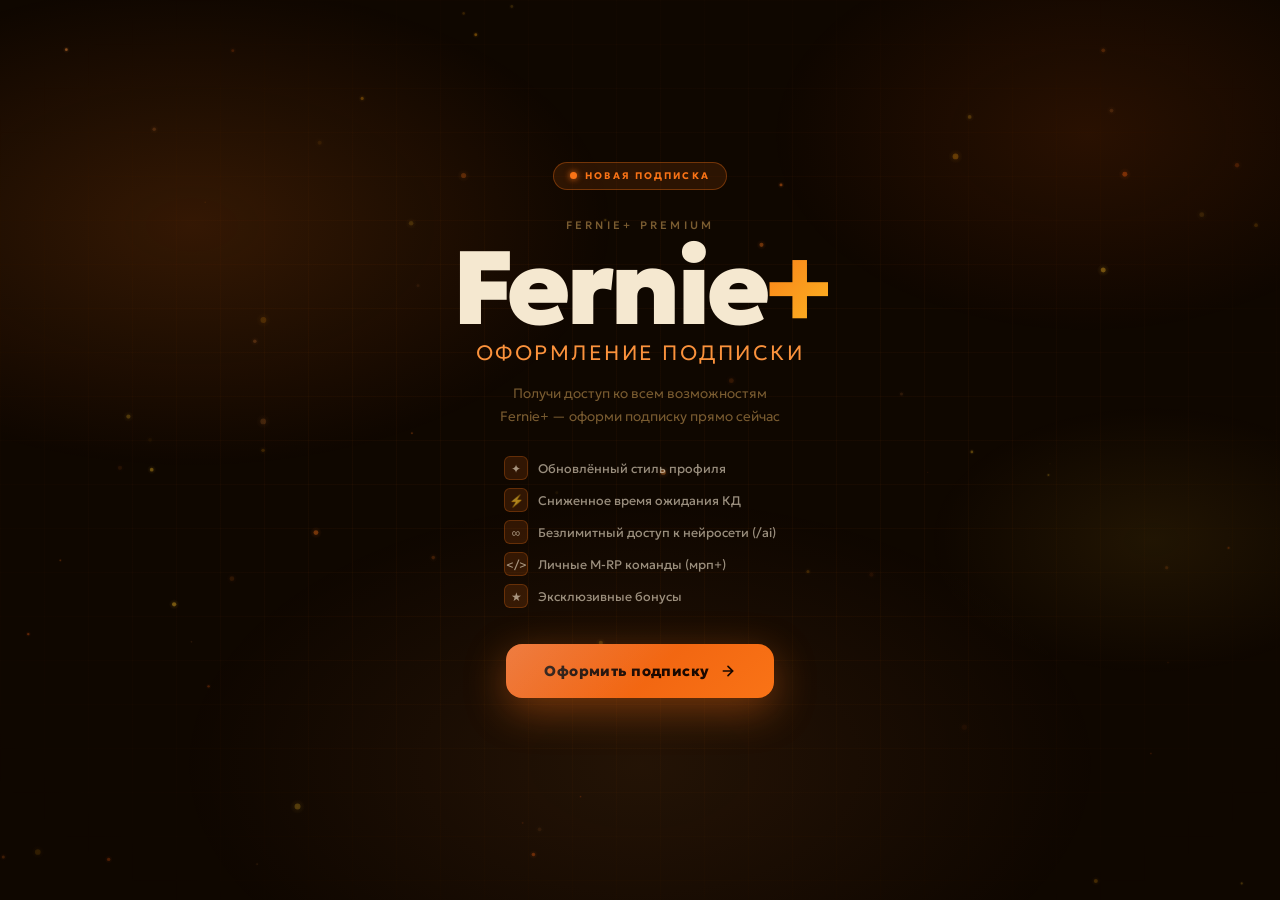
<file: index.html>
<!DOCTYPE html>
<html lang="ru">
<head>
  <meta charset="UTF-8"/>
  <meta name="viewport" content="width=device-width, initial-scale=1.0, maximum-scale=1.0"/>
  <title>Fernie+ — Оформление подписки</title>
  <link href="https://fonts.googleapis.com/css2?family=Geologica:wght@300;400;500;600;700;800;900&family=JetBrains+Mono:wght@400;600;700&display=swap" rel="stylesheet"/>
  <style>
    *, *::before, *::after { box-sizing: border-box; margin: 0; padding: 0; }

    :root {
      --bg:      #0f0700;
      --surface: rgba(255,255,255,0.04);
      --border:  rgba(255,140,0,0.12);
      --text:    #f5e8d0;
      --muted:   #7a5c30;
      --o1:      #f97316;
      --o2:      #ea580c;
      --o3:      #fb923c;
      --gold:    #fbbf24;
      --amber:   #f59e0b;
      --green:   #10b981;
    }

    html, body {
      height: 100%;
      font-family: 'Geologica', sans-serif;
      background: var(--bg);
      color: var(--text);
      overflow-x: hidden;
    }

    #bg-canvas {
      position: fixed;
      inset: 0;
      z-index: 0;
      pointer-events: none;
    }

    .mesh {
      position: fixed;
      inset: 0;
      z-index: 0;
      pointer-events: none;
      background:
        radial-gradient(ellipse 55% 45% at 15% 25%,  rgba(249,115,22,.16)  0%, transparent 60%),
        radial-gradient(ellipse 45% 40% at 85% 15%,  rgba(234,88,12,.12)   0%, transparent 55%),
        radial-gradient(ellipse 60% 50% at 50% 85%,  rgba(251,146,60,.09)  0%, transparent 60%),
        radial-gradient(ellipse 35% 30% at 90% 60%,  rgba(251,191,36,.08)  0%, transparent 50%);
      animation: meshPulse 8s ease-in-out infinite alternate;
    }

    @keyframes meshPulse {
      0%   { opacity: .7; }
      100% { opacity: 1; }
    }

    .grid-bg {
      position: fixed;
      inset: 0;
      z-index: 0;
      pointer-events: none;
      background-image:
        linear-gradient(rgba(249,115,22,.04) 1px, transparent 1px),
        linear-gradient(90deg, rgba(249,115,22,.04) 1px, transparent 1px);
      background-size: 44px 44px;
      mask-image: radial-gradient(ellipse 80% 80% at 50% 50%, black 30%, transparent 80%);
    }

    .pg { position: relative; z-index: 2; }
    .pg.hidden { display: none !important; }

    /* ════ PAGE 1 ════ */
    #pg-land {
      min-height: 100dvh;
      display: flex;
      flex-direction: column;
      align-items: center;
      justify-content: center;
      padding: 40px 24px 80px;
      text-align: center;
    }

    .new-chip {
      display: inline-flex;
      align-items: center;
      gap: 8px;
      background: rgba(249,115,22,.12);
      border: 1px solid rgba(249,115,22,.35);
      border-radius: 99px;
      padding: 7px 16px;
      margin-bottom: 28px;
      animation: chipIn .7s cubic-bezier(.16,1,.3,1) both;
    }

    .chip-dot {
      width: 7px; height: 7px;
      border-radius: 50%;
      background: var(--o1);
      animation: dotBlink 1.6s ease-in-out infinite;
      box-shadow: 0 0 6px var(--o1);
    }

    @keyframes dotBlink {
      0%,100% { opacity:1; box-shadow: 0 0 8px var(--o1); }
      50%      { opacity:.25; box-shadow: none; }
    }

    .chip-text {
      font-size: .6rem;
      font-weight: 700;
      letter-spacing: .22em;
      text-transform: uppercase;
      color: var(--o1);
    }

    @keyframes chipIn {
      from { opacity:0; transform: scale(.8) translateY(-10px); }
      to   { opacity:1; transform: scale(1) translateY(0); }
    }

    .land-eyebrow {
      font-size: .68rem;
      letter-spacing: .3em;
      text-transform: uppercase;
      color: var(--muted);
      font-weight: 500;
      margin-bottom: 12px;
      animation: fadeUp .7s ease .1s both;
    }

    .land-title {
      font-size: clamp(3.8rem, 16vw, 6.5rem);
      font-weight: 900;
      letter-spacing: -.04em;
      line-height: .85;
      margin-bottom: 8px;
      animation: fadeUp .7s ease .18s both;
    }

    .t-fernie { color: var(--text); }
    .t-plus {
      background: linear-gradient(135deg, var(--o1), var(--gold), var(--o2));
      -webkit-background-clip: text;
      -webkit-text-fill-color: transparent;
      background-clip: text;
      background-size: 200% 200%;
      animation: gradShift 3s ease infinite;
    }

    @keyframes gradShift {
      0%   { background-position: 0% 50%; }
      50%  { background-position: 100% 50%; }
      100% { background-position: 0% 50%; }
    }

    .land-sub-label {
      font-size: clamp(1rem, 4vw, 1.3rem);
      font-weight: 300;
      letter-spacing: .12em;
      text-transform: uppercase;
      color: var(--o3);
      opacity: .85;
      margin-bottom: 16px;
      animation: fadeUp .7s ease .26s both;
    }

    .land-sub {
      font-size: .85rem;
      font-weight: 300;
      color: var(--muted);
      max-width: 300px;
      line-height: 1.7;
      animation: fadeUp .7s ease .34s both;
    }

    .land-benefits {
      display: flex;
      flex-direction: column;
      gap: 8px;
      margin: 28px 0 36px;
      text-align: left;
      animation: fadeUp .7s ease .4s both;
    }

    .lb-row {
      display: flex;
      align-items: center;
      gap: 10px;
      font-size: .78rem;
      color: rgba(245,232,208,.6);
    }

    .lb-icon {
      width: 24px; height: 24px;
      border-radius: 6px;
      background: rgba(249,115,22,.15);
      border: 1px solid rgba(249,115,22,.25);
      display: flex; align-items: center; justify-content: center;
      font-size: .75rem;
      flex-shrink: 0;
    }

    .land-cta {
      display: inline-flex;
      align-items: center;
      gap: 10px;
      background: linear-gradient(135deg, var(--o2), var(--o1), var(--gold));
      background-size: 200% 200%;
      animation: gradShift 3s ease infinite, fadeUp .7s ease .46s both;
      color: #1a0800;
      border: none;
      border-radius: 16px;
      font-family: 'Geologica', sans-serif;
      font-size: .9rem;
      font-weight: 800;
      letter-spacing: .03em;
      padding: 18px 38px;
      cursor: pointer;
      box-shadow: 0 12px 40px rgba(249,115,22,.4);
      transition: transform .2s, box-shadow .2s;
      position: relative;
      overflow: hidden;
    }

    .land-cta::before {
      content: '';
      position: absolute;
      inset: 0;
      background: linear-gradient(135deg, rgba(255,255,255,.22) 0%, transparent 55%);
    }

    .land-cta::after {
      content: '';
      position: absolute;
      top:0; left:-100%;
      width:50%; height:100%;
      background: linear-gradient(90deg, transparent, rgba(255,255,255,.3), transparent);
      animation: cta-shine 2.8s ease-in-out 1s infinite;
    }

    @keyframes cta-shine {
      0%   { left: -100%; }
      40%  { left: 150%; }
      100% { left: 150%; }
    }

    .land-cta:hover {
      transform: translateY(-3px) scale(1.02);
      box-shadow: 0 20px 55px rgba(249,115,22,.55);
    }

    .land-cta svg { transition: transform .2s; }
    .land-cta:hover svg { transform: translateX(4px); }

    /* ════ PAGE 2: CARDS ════ */
    #pg-cards {
      min-height: 100dvh;
      padding: 56px 16px 90px;
    }

    .cards-hdr {
      text-align: center;
      margin-bottom: 36px;
      animation: fadeUp .5s ease both;
    }

    .cards-hdr h2 {
      font-size: clamp(1.8rem, 7vw, 2.8rem);
      font-weight: 800;
      letter-spacing: -.03em;
    }

    .cards-hdr h2 span {
      background: linear-gradient(135deg, var(--o1), var(--gold));
      -webkit-background-clip: text;
      -webkit-text-fill-color: transparent;
      background-clip: text;
    }

    .cards-hdr p {
      font-size: .78rem;
      color: var(--muted);
      margin-top: 6px;
      font-weight: 300;
    }

    .cards-grid {
      display: grid;
      grid-template-columns: repeat(auto-fill, minmax(158px, 1fr));
      gap: 14px;
      max-width: 800px;
      margin: 0 auto;
    }

    .plan-card {
      background: var(--surface);
      border: 1px solid var(--border);
      border-radius: 22px;
      padding: 22px 18px 16px;
      position: relative;
      overflow: hidden;
      transform-style: preserve-3d;
      will-change: transform;
      transition: box-shadow .3s;
      animation: cardIn .5s cubic-bezier(.16,1,.3,1) both;
      backdrop-filter: blur(12px);
      -webkit-backdrop-filter: blur(12px);
    }

    @keyframes cardIn {
      from { opacity:0; transform: translateY(32px) scale(.92); }
      to   { opacity:1; transform: translateY(0) scale(1); }
    }

    .plan-card::before {
      content: '';
      position: absolute;
      top:0; left:15%; right:15%;
      height: 1px;
      background: linear-gradient(90deg, transparent, var(--o1), transparent);
      opacity: .5;
    }

    .plan-card::after {
      content: '';
      position: absolute;
      inset: 0;
      background: radial-gradient(circle at var(--mx,50%) var(--my,50%), rgba(249,115,22,.15) 0%, transparent 60%);
      opacity: 0;
      transition: opacity .25s;
      pointer-events: none;
      border-radius: 22px;
    }

    .plan-card:hover::after { opacity: 1; }

    .plan-card.fly-out {
      animation: flyOut .4s cubic-bezier(.4,0,1,1) forwards !important;
    }

    @keyframes flyOut {
      to { opacity:0; transform: translateY(-55px) scale(.88) rotateX(12deg); }
    }

    .card-pop {
      position: absolute;
      top: 10px; right: 10px;
      background: linear-gradient(135deg, var(--o2), var(--o1));
      color: #fff;
      font-size: .45rem;
      font-weight: 800;
      letter-spacing: .15em;
      text-transform: uppercase;
      padding: 3px 8px;
      border-radius: 99px;
      box-shadow: 0 2px 10px rgba(249,115,22,.45);
    }

    .card-label {
      font-size: .58rem;
      font-weight: 600;
      letter-spacing: .2em;
      text-transform: uppercase;
      color: var(--muted);
      margin-bottom: 10px;
    }

    .card-seeds {
      font-family: 'JetBrains Mono', monospace;
      font-size: 1.3rem;
      font-weight: 700;
      color: var(--text);
      line-height: 1;
    }

    .card-seeds-unit {
      font-size: .58rem;
      color: var(--muted);
      margin: 3px 0 5px;
    }

    .card-dc {
      font-family: 'JetBrains Mono', monospace;
      font-size: .75rem;
      font-weight: 600;
      color: var(--o3);
    }

    .card-sep {
      width: 100%;
      height: 1px;
      background: var(--border);
      margin: 14px 0 12px;
    }

    .card-pick {
      width: 100%;
      background: transparent;
      border: 1.5px solid rgba(249,115,22,.4);
      border-radius: 10px;
      color: var(--o3);
      font-family: 'Geologica', sans-serif;
      font-size: .72rem;
      font-weight: 700;
      padding: 10px;
      cursor: pointer;
      transition: all .22s;
      letter-spacing: .04em;
      position: relative;
      overflow: hidden;
    }

    .card-pick::before {
      content: '';
      position: absolute;
      inset: 0;
      background: linear-gradient(135deg, var(--o2), var(--o1));
      opacity: 0;
      transition: opacity .22s;
    }

    .card-pick span { position: relative; z-index: 1; }

    .card-pick:hover {
      border-color: var(--o1);
      color: #fff;
      transform: scale(1.04);
      box-shadow: 0 6px 22px rgba(249,115,22,.35);
    }

    .card-pick:hover::before { opacity: 1; }

    /* ════ PAGE 3: DETAIL ════ */
    #pg-detail {
      min-height: 100dvh;
      display: flex;
      align-items: center;
      justify-content: center;
      padding: 40px 20px;
    }

    .detail-box {
      background: rgba(255,255,255,.04);
      border: 1px solid var(--border);
      border-radius: 28px;
      padding: 38px 30px 30px;
      width: 100%;
      max-width: 420px;
      position: relative;
      overflow: hidden;
      backdrop-filter: blur(20px);
      -webkit-backdrop-filter: blur(20px);
      animation: detailSlide .55s cubic-bezier(.16,1,.3,1) both;
    }

    @keyframes detailSlide {
      from { opacity:0; transform: translateX(80px) scale(.95); }
      to   { opacity:1; transform: translateX(0) scale(1); }
    }

    .detail-box::before {
      content: '';
      position: absolute;
      top:0; left:0; right:0;
      height: 2px;
      background: linear-gradient(90deg, var(--o2), var(--o1), var(--gold), var(--o3), var(--o2));
      background-size: 200% 100%;
      animation: rainbowMove 3s linear infinite;
    }

    @keyframes rainbowMove {
      from { background-position: 0% 0%; }
      to   { background-position: 200% 0%; }
    }

    .detail-box.out {
      animation: detailOut .32s cubic-bezier(.4,0,1,1) forwards;
    }

    @keyframes detailOut {
      to { opacity:0; transform: translateX(80px) scale(.95); }
    }

    .detail-new-tag {
      display: inline-flex;
      align-items: center;
      gap: 6px;
      background: rgba(249,115,22,.1);
      border: 1px solid rgba(249,115,22,.28);
      border-radius: 8px;
      padding: 4px 10px;
      margin-bottom: 16px;
      font-size: .55rem;
      font-weight: 700;
      letter-spacing: .2em;
      text-transform: uppercase;
      color: var(--o1);
    }

    .detail-top {
      display: flex;
      justify-content: space-between;
      align-items: flex-start;
      margin-bottom: 26px;
    }

    .detail-sublbl {
      font-size: .55rem;
      letter-spacing: .2em;
      text-transform: uppercase;
      color: var(--muted);
      font-weight: 500;
      margin-bottom: 6px;
    }

    .detail-name {
      font-size: 2.2rem;
      font-weight: 800;
      letter-spacing: -.03em;
      line-height: 1;
      background: linear-gradient(135deg, var(--text) 40%, var(--o3));
      -webkit-background-clip: text;
      -webkit-text-fill-color: transparent;
      background-clip: text;
    }

    .detail-badge {
      background: rgba(249,115,22,.1);
      border: 1px solid rgba(249,115,22,.22);
      color: var(--o3);
      font-size: .55rem;
      font-weight: 700;
      letter-spacing: .1em;
      text-transform: uppercase;
      padding: 5px 11px;
      border-radius: 8px;
    }

    .d-divider { width:100%; height:1px; background: var(--border); margin: 18px 0; }

    .d-lbl {
      font-size: .58rem;
      letter-spacing: .18em;
      text-transform: uppercase;
      color: var(--muted);
      font-weight: 600;
      margin-bottom: 10px;
    }

    .pay-row { display: flex; gap: 8px; margin-bottom: 18px; }

    .popt {
      flex: 1;
      background: rgba(255,255,255,.03);
      border: 1.5px solid var(--border);
      border-radius: 14px;
      padding: 14px 10px;
      cursor: pointer;
      transition: all .2s;
      text-align: center;
      -webkit-tap-highlight-color: transparent;
    }

    .popt:hover {
      border-color: rgba(249,115,22,.38);
      background: rgba(249,115,22,.06);
    }

    .popt.sel {
      border-color: var(--o1);
      background: rgba(249,115,22,.1);
      box-shadow: 0 0 0 3px rgba(249,115,22,.15);
    }

    .popt-name { font-size: .68rem; font-weight: 600; color: var(--text); margin-bottom: 4px; }

    .popt-price {
      font-family: 'JetBrains Mono', monospace;
      font-size: .78rem;
      font-weight: 700;
      color: var(--o3);
    }

    .total-block {
      display: flex;
      justify-content: space-between;
      align-items: center;
      background: rgba(249,115,22,.07);
      border: 1px solid rgba(249,115,22,.18);
      border-radius: 14px;
      padding: 14px 18px;
      margin-bottom: 20px;
    }

    .total-lbl {
      font-size: .6rem;
      letter-spacing: .15em;
      text-transform: uppercase;
      color: var(--muted);
      font-weight: 500;
    }

    #d-total {
      font-family: 'JetBrains Mono', monospace;
      font-size: 1rem;
      font-weight: 700;
      color: var(--gold);
    }

    .act-row { display: flex; gap: 10px; }

    .btn-back {
      background: rgba(255,255,255,.05);
      border: 1px solid var(--border);
      border-radius: 14px;
      color: var(--muted);
      font-family: 'Geologica', sans-serif;
      font-size: .78rem;
      font-weight: 600;
      padding: 15px 18px;
      cursor: pointer;
      transition: all .2s;
      white-space: nowrap;
      -webkit-tap-highlight-color: transparent;
    }

    .btn-back:hover { color: var(--text); background: rgba(255,255,255,.09); }

    .btn-pay {
      flex: 1;
      background: linear-gradient(135deg, var(--o2), var(--o1), var(--gold));
      background-size: 200% 200%;
      animation: gradShift 3s ease infinite;
      border: none;
      border-radius: 14px;
      color: #1a0800;
      font-family: 'Geologica', sans-serif;
      font-size: .88rem;
      font-weight: 800;
      padding: 15px 20px;
      cursor: pointer;
      transition: transform .2s, box-shadow .2s;
      box-shadow: 0 8px 28px rgba(249,115,22,.38);
      letter-spacing: .02em;
      position: relative;
      overflow: hidden;
      -webkit-tap-highlight-color: transparent;
    }

    .btn-pay::before {
      content: '';
      position: absolute;
      inset: 0;
      background: linear-gradient(135deg, rgba(255,255,255,.2) 0%, transparent 55%);
    }

    .btn-pay:hover {
      transform: translateY(-2px);
      box-shadow: 0 14px 44px rgba(249,115,22,.52);
    }

    .btn-pay:active { transform: scale(.98); }

    .nav-back {
      position: fixed;
      top: 16px; left: 16px;
      z-index: 20;
      background: rgba(15,7,0,.7);
      backdrop-filter: blur(12px);
      -webkit-backdrop-filter: blur(12px);
      border: 1px solid var(--border);
      border-radius: 12px;
      color: var(--muted);
      font-family: 'Geologica', sans-serif;
      font-size: .7rem;
      font-weight: 600;
      padding: 9px 16px;
      cursor: pointer;
      display: none;
      align-items: center;
      gap: 6px;
      transition: color .2s, border-color .2s;
      letter-spacing: .04em;
    }

    .nav-back.show { display: flex; }
    .nav-back:hover { color: var(--text); border-color: rgba(249,115,22,.35); }

    @keyframes fadeUp {
      from { opacity:0; transform: translateY(20px); }
      to   { opacity:1; transform: translateY(0); }
    }
  </style>
</head>
<body>

  <canvas id="bg-canvas"></canvas>
  <div class="mesh"></div>
  <div class="grid-bg"></div>

  <button class="nav-back" id="nav-back" onclick="backToLand()">← Назад</button>

  <!-- PAGE 1 -->
  <div id="pg-land" class="pg">
    <div class="new-chip">
      <div class="chip-dot"></div>
      <span class="chip-text">Новая подписка</span>
    </div>

    <div class="land-eyebrow">Fernie+ Premium</div>
    <div class="land-title">
      <span class="t-fernie">Fernie</span><span class="t-plus">+</span>
    </div>
    <div class="land-sub-label">Оформление подписки</div>
    <div class="land-sub">Получи доступ ко всем возможностям Fernie+ — оформи подписку прямо сейчас</div>

    <div class="land-benefits">
      <div class="lb-row"><div class="lb-icon">✦</div>Обновлённый стиль профиля</div>
      <div class="lb-row"><div class="lb-icon">⚡</div>Сниженное время ожидания КД</div>
      <div class="lb-row"><div class="lb-icon">∞</div>Безлимитный доступ к нейросети (/ai)</div>
      <div class="lb-row"><div class="lb-icon">&lt;/&gt;</div>Личные M-RP команды (мрп+)</div>
      <div class="lb-row"><div class="lb-icon">★</div>Эксклюзивные бонусы</div>
    </div>

    <button class="land-cta" onclick="goCards()">
      Оформить подписку
      <svg width="16" height="16" viewBox="0 0 24 24" fill="none" stroke="currentColor" stroke-width="2.5" stroke-linecap="round"><path d="M5 12h14M12 5l7 7-7 7"/></svg>
    </button>
  </div>

  <!-- PAGE 2 -->
  <div id="pg-cards" class="pg hidden">
    <div class="cards-hdr">
      <h2>Выберите <span>тариф</span></h2>
      <p>Наведите на карточку — выберите срок и нажмите «Выбрать»</p>
    </div>
    <div class="cards-grid" id="cards-grid"></div>
  </div>

  <!-- PAGE 3 -->
  <div id="pg-detail" class="pg hidden">
    <div class="detail-box" id="detail-box">
      <div class="detail-new-tag">✦ Оформление</div>

      <div class="detail-top">
        <div>
          <div class="detail-sublbl">Тариф Fernie+</div>
          <div class="detail-name" id="d-name">—</div>
        </div>
        <div class="detail-badge">Premium</div>
      </div>

      <div class="d-divider"></div>
      <div class="d-lbl">Способ оплаты</div>
      <div class="pay-row" id="pay-row"></div>

      <div class="total-block">
        <span class="total-lbl">Итого</span>
        <span id="d-total">— выберите способ</span>
      </div>

      <div class="act-row">
        <button class="btn-back" onclick="backToCards()">← Назад</button>
        <button class="btn-pay" onclick="doPay()">Оплатить в боте</button>
      </div>
    </div>
  </div>

  <script>
    /* ── PARTICLES ── */
    const canvas = document.getElementById('bg-canvas');
    const ctx = canvas.getContext('2d');
    let W, H;

    function resize() { W = canvas.width = window.innerWidth; H = canvas.height = window.innerHeight; }
    resize();
    window.addEventListener('resize', resize);

    const COLORS = ['249,115,22','234,88,12','251,146,60','251,191,36','245,158,11'];

    class Particle {
      constructor() { this.reset(true); }
      reset(init) {
        this.x = Math.random() * W;
        this.y = init ? Math.random() * H : H + 10;
        this.r = Math.random() * 2.5 + .5;
        this.c = COLORS[Math.floor(Math.random() * COLORS.length)];
        this.a = 0;
        this.ta = Math.random() * .55 + .15;
        this.vx = (Math.random() - .5) * .4;
        this.vy = -(Math.random() * .7 + .2);
        this.life = 0;
        this.maxLife = Math.random() * 300 + 200;
      }
      update() {
        this.life++;
        this.x += this.vx; this.y += this.vy;
        const t = this.life / this.maxLife;
        this.a = t < .15 ? (t/.15)*this.ta : t > .75 ? ((1-t)/.25)*this.ta : this.ta;
        if (this.life >= this.maxLife || this.y < -10) this.reset(false);
      }
      draw() {
        ctx.beginPath();
        ctx.arc(this.x, this.y, this.r, 0, Math.PI*2);
        ctx.fillStyle = `rgba(${this.c},${this.a})`;
        ctx.fill();
        const g = ctx.createRadialGradient(this.x,this.y,0,this.x,this.y,this.r*2.5);
        g.addColorStop(0, `rgba(${this.c},${this.a*.4})`);
        g.addColorStop(1, `rgba(${this.c},0)`);
        ctx.beginPath();
        ctx.arc(this.x, this.y, this.r*2.5, 0, Math.PI*2);
        ctx.fillStyle = g; ctx.fill();
      }
    }

    const particles = [];
    for (let i = 0; i < 70; i++) particles.push(new Particle());
    (function loop() { ctx.clearRect(0,0,W,H); particles.forEach(p=>{p.update();p.draw();}); requestAnimationFrame(loop); })();

    /* ── DATA ── */
    const PLANS = [
      { key:'1m',  label:'1 минута',  seeds:50,     dc:10   },
      { key:'12h', label:'12 часов',  seeds:750,    dc:100  },
      { key:'24h', label:'24 часа',   seeds:1500,   dc:150  },
      { key:'3d',  label:'3 дня',     seeds:3000,   dc:300,  pop:true },
      { key:'7d',  label:'7 дней',    seeds:7500,   dc:800,  pop:true },
      { key:'15d', label:'15 дней',   seeds:20000,  dc:2100 },
      { key:'30d', label:'30 дней',   seeds:37500,  dc:4000, pop:true },
      { key:'6m',  label:'6 месяцев', seeds:200000, dc:20500 },
      { key:'1y',  label:'1 год',     seeds:400000, dc:40500 },
    ];

    let selPlan = null, selMethod = null;

    function buildCards() {
      const grid = document.getElementById('cards-grid');
      grid.innerHTML = '';
      PLANS.forEach((p, i) => {
        const c = document.createElement('div');
        c.className = 'plan-card';
        c.style.animationDelay = `${i * .06}s`;
        c.innerHTML = `
          ${p.pop ? '<div class="card-pop">хит</div>' : ''}
          <div class="card-label">${p.label}</div>
          <div class="card-seeds">${p.seeds.toLocaleString('ru')}</div>
          <div class="card-seeds-unit">🌱 семян</div>
          <div class="card-dc">${p.dc.toLocaleString('ru')} DC</div>
          <div class="card-sep"></div>
          <button class="card-pick" onclick="pickPlan('${p.key}',event)"><span>Выбрать</span></button>
        `;
        c.addEventListener('mousemove', tilt3d);
        c.addEventListener('mouseleave', untilt3d);
        grid.appendChild(c);
      });
    }

    function tilt3d(e) {
      const c = e.currentTarget;
      const r = c.getBoundingClientRect();
      const dx = (e.clientX - r.left - r.width/2)  / (r.width/2);
      const dy = (e.clientY - r.top  - r.height/2) / (r.height/2);
      c.style.transition = 'box-shadow .1s';
      c.style.transform  = `perspective(650px) rotateX(${-dy*20}deg) rotateY(${dx*20}deg) scale(1.05)`;
      c.style.boxShadow  = `${-dx*18}px ${-dy*18}px 45px rgba(0,0,0,.35), 0 4px 20px rgba(0,0,0,.2)`;
      c.style.setProperty('--mx', `${(dx+1)/2*100}%`);
      c.style.setProperty('--my', `${(dy+1)/2*100}%`);
    }

    function untilt3d(e) {
      const c = e.currentTarget;
      c.style.transition = 'transform .55s cubic-bezier(.16,1,.3,1), box-shadow .55s';
      c.style.transform  = 'perspective(650px) rotateX(0) rotateY(0) scale(1)';
      c.style.boxShadow  = '';
    }

    function pickPlan(key, e) {
      e.stopPropagation();
      selPlan = PLANS.find(p => p.key === key);
      selMethod = null;
      const cards = [...document.querySelectorAll('.plan-card')];
      cards.forEach((c, i) => setTimeout(() => c.classList.add('fly-out'), i * 50));
      setTimeout(() => {
        document.getElementById('pg-cards').classList.add('hidden');
        showDetail();
      }, cards.length * 50 + 330);
    }

    function showDetail() {
      document.getElementById('d-name').textContent = selPlan.label;
      document.getElementById('d-total').textContent = '— выберите способ';
      const row = document.getElementById('pay-row');
      row.innerHTML = '';
      [
        { label:'Семена 🌱', val:'seeds',       price:selPlan.seeds, unit:'сем.' },
        { label:'DigitalCoins', val:'digitalcoins', price:selPlan.dc, unit:'DC' },
      ].forEach(m => {
        const el = document.createElement('div');
        el.className = 'popt';
        el.innerHTML = `<div class="popt-name">${m.label}</div><div class="popt-price">${m.price.toLocaleString('ru')} ${m.unit}</div>`;
        el.onclick = () => {
          document.querySelectorAll('.popt').forEach(x => x.classList.remove('sel'));
          el.classList.add('sel');
          selMethod = m;
          document.getElementById('d-total').textContent = `${m.price.toLocaleString('ru')} ${m.unit}`;
        };
        row.appendChild(el);
      });
      const box = document.getElementById('detail-box');
      box.classList.remove('out');
      box.style.animation = 'none';
      box.offsetHeight;
      box.style.animation = '';
      document.getElementById('pg-detail').classList.remove('hidden');
      document.getElementById('nav-back').classList.add('show');
    }

    function backToCards() {
      const box = document.getElementById('detail-box');
      box.classList.add('out');
      setTimeout(() => {
        box.classList.remove('out');
        document.getElementById('pg-detail').classList.add('hidden');
        document.getElementById('pg-cards').classList.remove('hidden');
        buildCards();
      }, 280);
    }

    function doPay() {
      if (!selMethod) {
        const box = document.getElementById('detail-box');
        let s=0, d=1;
        const iv = setInterval(() => {
          box.style.transform = `translateX(${d*8}px)`;
          d*=-1; s++;
          if(s>=8){ clearInterval(iv); box.style.transform=''; }
        }, 50);
        return;
      }
      window.open(`https://t.me/FernieXBot?start=fernieplus_${selPlan.key}_${selMethod.val}`, '_blank');
    }

    function goCards() {
      document.getElementById('pg-land').classList.add('hidden');
      document.getElementById('pg-cards').classList.remove('hidden');
      document.getElementById('nav-back').classList.add('show');
      buildCards();
    }

    function backToLand() {
      document.getElementById('pg-cards').classList.add('hidden');
      document.getElementById('pg-detail').classList.add('hidden');
      document.getElementById('pg-land').classList.remove('hidden');
      document.getElementById('nav-back').classList.remove('show');
      selPlan = null; selMethod = null;
    }
  </script>
</body>
</html>
</file>
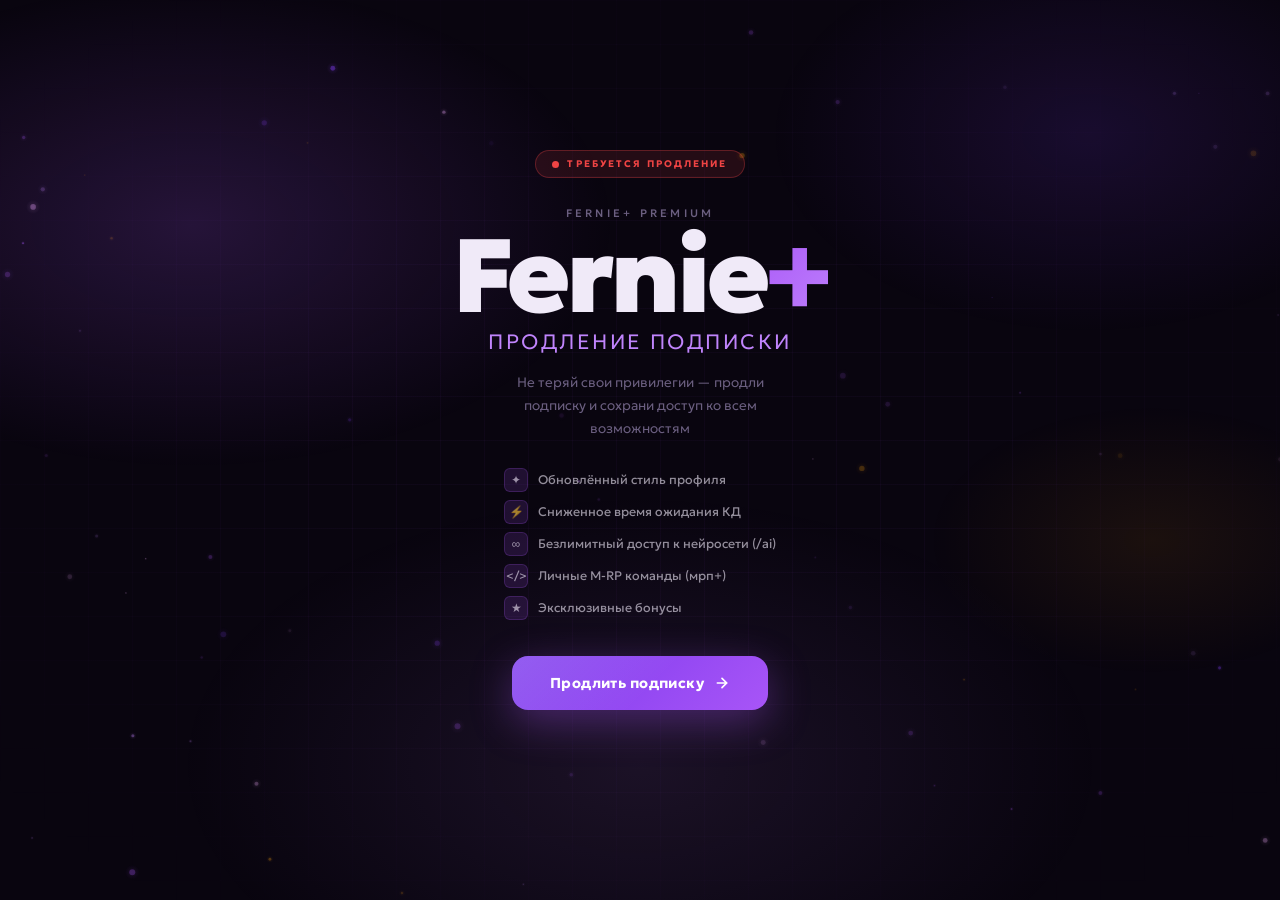
<file: renew.html>
<!DOCTYPE html>
<html lang="ru">
<head>
  <meta charset="UTF-8"/>
  <meta name="viewport" content="width=device-width, initial-scale=1.0, maximum-scale=1.0"/>
  <title>Fernie+ — Продление подписки</title>
  <link href="https://fonts.googleapis.com/css2?family=Geologica:wght@300;400;500;600;700;800;900&family=JetBrains+Mono:wght@400;600;700&display=swap" rel="stylesheet"/>
  <style>
    *, *::before, *::after { box-sizing: border-box; margin: 0; padding: 0; }

    :root {
      --bg:      #09050f;
      --surface: rgba(255,255,255,0.04);
      --border:  rgba(255,255,255,0.08);
      --text:    #f0eaf8;
      --muted:   #6b5f80;
      --p1:      #a855f7;
      --p2:      #7c3aed;
      --p3:      #c084fc;
      --gold:    #f59e0b;
      --green:   #10b981;
      --red:     #ef4444;
    }

    html, body {
      height: 100%;
      font-family: 'Geologica', sans-serif;
      background: var(--bg);
      color: var(--text);
      overflow-x: hidden;
    }

    /* ══ CANVAS BG ══ */
    #bg-canvas {
      position: fixed;
      inset: 0;
      z-index: 0;
      pointer-events: none;
    }

    /* ══ MESH GRADIENT ══ */
    .mesh {
      position: fixed;
      inset: 0;
      z-index: 0;
      pointer-events: none;
      background:
        radial-gradient(ellipse 55% 45% at 15% 25%,  rgba(168,85,247,.18) 0%, transparent 60%),
        radial-gradient(ellipse 45% 40% at 85% 15%,  rgba(124,58,237,.14) 0%, transparent 55%),
        radial-gradient(ellipse 60% 50% at 50% 85%,  rgba(192,132,252,.10) 0%, transparent 60%),
        radial-gradient(ellipse 35% 30% at 90% 60%,  rgba(245,158,11,.08)  0%, transparent 50%);
      animation: meshPulse 8s ease-in-out infinite alternate;
    }

    @keyframes meshPulse {
      0%   { opacity: .7; }
      100% { opacity: 1; }
    }

    /* ══ GRID ══ */
    .grid-bg {
      position: fixed;
      inset: 0;
      z-index: 0;
      pointer-events: none;
      background-image:
        linear-gradient(rgba(168,85,247,.04) 1px, transparent 1px),
        linear-gradient(90deg, rgba(168,85,247,.04) 1px, transparent 1px);
      background-size: 44px 44px;
      mask-image: radial-gradient(ellipse 80% 80% at 50% 50%, black 30%, transparent 80%);
    }

    /* ══ PAGES ══ */
    .pg { position: relative; z-index: 2; }
    .pg.hidden { display: none !important; }

    /* ══════════════════════
       PAGE 1 — LANDING
    ══════════════════════ */
    #pg-land {
      min-height: 100dvh;
      display: flex;
      flex-direction: column;
      align-items: center;
      justify-content: center;
      padding: 40px 24px 80px;
      text-align: center;
    }

    /* renewal chip */
    .renewal-chip {
      display: inline-flex;
      align-items: center;
      gap: 8px;
      background: rgba(239,68,68,.12);
      border: 1px solid rgba(239,68,68,.3);
      border-radius: 99px;
      padding: 7px 16px;
      margin-bottom: 28px;
      animation: chipIn .7s cubic-bezier(.16,1,.3,1) both;
    }

    .chip-dot {
      width: 7px; height: 7px;
      border-radius: 50%;
      background: var(--red);
      animation: dotBlink 1.4s ease-in-out infinite;
    }

    @keyframes dotBlink {
      0%,100% { opacity:1; box-shadow: 0 0 6px var(--red); }
      50%      { opacity:.2; box-shadow: none; }
    }

    .chip-text {
      font-size: .6rem;
      font-weight: 700;
      letter-spacing: .22em;
      text-transform: uppercase;
      color: var(--red);
    }

    @keyframes chipIn {
      from { opacity:0; transform: scale(.8) translateY(-10px); }
      to   { opacity:1; transform: scale(1) translateY(0); }
    }

    /* main title */
    .land-eyebrow {
      font-size: .68rem;
      letter-spacing: .3em;
      text-transform: uppercase;
      color: var(--muted);
      font-weight: 500;
      margin-bottom: 12px;
      animation: fadeUp .7s ease .1s both;
    }

    .land-title {
      font-size: clamp(3.8rem, 16vw, 6.5rem);
      font-weight: 900;
      letter-spacing: -.04em;
      line-height: .85;
      margin-bottom: 8px;
      animation: fadeUp .7s ease .18s both;
    }

    .land-title .t-fernie { color: var(--text); }
    .land-title .t-plus {
      background: linear-gradient(135deg, var(--p1), var(--p3), var(--gold));
      -webkit-background-clip: text;
      -webkit-text-fill-color: transparent;
      background-clip: text;
      background-size: 200% 200%;
      animation: gradShift 3s ease infinite;
    }

    @keyframes gradShift {
      0%   { background-position: 0% 50%; }
      50%  { background-position: 100% 50%; }
      100% { background-position: 0% 50%; }
    }

    .land-renew-label {
      font-size: clamp(1rem, 4vw, 1.3rem);
      font-weight: 300;
      letter-spacing: .12em;
      text-transform: uppercase;
      color: var(--p3);
      opacity: .8;
      margin-bottom: 16px;
      animation: fadeUp .7s ease .26s both;
    }

    .land-sub {
      font-size: .85rem;
      font-weight: 300;
      color: var(--muted);
      max-width: 300px;
      line-height: 1.7;
      animation: fadeUp .7s ease .34s both;
    }

    /* benefits mini */
    .land-benefits {
      display: flex;
      flex-direction: column;
      gap: 8px;
      margin: 28px 0 36px;
      text-align: left;
      animation: fadeUp .7s ease .4s both;
    }

    .lb-row {
      display: flex;
      align-items: center;
      gap: 10px;
      font-size: .78rem;
      color: rgba(240,234,248,.6);
    }

    .lb-icon {
      width: 24px; height: 24px;
      border-radius: 6px;
      background: rgba(168,85,247,.15);
      border: 1px solid rgba(168,85,247,.2);
      display: flex; align-items: center; justify-content: center;
      font-size: .75rem;
      flex-shrink: 0;
    }

    /* CTA */
    .land-cta {
      display: inline-flex;
      align-items: center;
      gap: 10px;
      background: linear-gradient(135deg, var(--p2), var(--p1));
      color: #fff;
      border: none;
      border-radius: 16px;
      font-family: 'Geologica', sans-serif;
      font-size: .9rem;
      font-weight: 700;
      letter-spacing: .03em;
      padding: 18px 38px;
      cursor: pointer;
      box-shadow: 0 12px 40px rgba(168,85,247,.35);
      transition: transform .2s, box-shadow .2s;
      animation: fadeUp .7s ease .46s both;
      position: relative;
      overflow: hidden;
    }

    .land-cta::before {
      content: '';
      position: absolute;
      inset: 0;
      background: linear-gradient(135deg, rgba(255,255,255,.18) 0%, transparent 55%);
    }

    .land-cta::after {
      content: '';
      position: absolute;
      top:0; left:-100%;
      width:50%; height:100%;
      background: linear-gradient(90deg, transparent, rgba(255,255,255,.28), transparent);
      animation: cta-shine 2.8s ease-in-out 1s infinite;
    }

    @keyframes cta-shine {
      0%   { left: -100%; }
      40%  { left: 150%; }
      100% { left: 150%; }
    }

    .land-cta:hover {
      transform: translateY(-3px) scale(1.02);
      box-shadow: 0 20px 55px rgba(168,85,247,.48);
    }

    .land-cta svg { transition: transform .2s; }
    .land-cta:hover svg { transform: translateX(4px); }

    /* ══════════════════════
       PAGE 2 — CARDS
    ══════════════════════ */
    #pg-cards {
      min-height: 100dvh;
      padding: 56px 16px 90px;
    }

    .cards-hdr {
      text-align: center;
      margin-bottom: 36px;
      animation: fadeUp .5s ease both;
    }

    .cards-hdr h2 {
      font-size: clamp(1.8rem, 7vw, 2.8rem);
      font-weight: 800;
      letter-spacing: -.03em;
    }

    .cards-hdr h2 span {
      background: linear-gradient(135deg, var(--p1), var(--p3));
      -webkit-background-clip: text;
      -webkit-text-fill-color: transparent;
      background-clip: text;
    }

    .cards-hdr p {
      font-size: .78rem;
      color: var(--muted);
      margin-top: 6px;
      font-weight: 300;
    }

    .cards-grid {
      display: grid;
      grid-template-columns: repeat(auto-fill, minmax(158px, 1fr));
      gap: 14px;
      max-width: 800px;
      margin: 0 auto;
    }

    /* ── 3D CARD ── */
    .plan-card {
      background: var(--surface);
      border: 1px solid var(--border);
      border-radius: 22px;
      padding: 22px 18px 16px;
      position: relative;
      overflow: hidden;
      transform-style: preserve-3d;
      will-change: transform;
      transition: box-shadow .3s;
      animation: cardIn .5s cubic-bezier(.16,1,.3,1) both;
      backdrop-filter: blur(12px);
      -webkit-backdrop-filter: blur(12px);
    }

    @keyframes cardIn {
      from { opacity:0; transform: translateY(32px) scale(.92); }
      to   { opacity:1; transform: translateY(0) scale(1); }
    }

    /* top glow line */
    .plan-card::before {
      content: '';
      position: absolute;
      top:0; left:15%; right:15%;
      height: 1px;
      background: linear-gradient(90deg, transparent, var(--p1), transparent);
      opacity: .5;
    }

    /* hover shimmer */
    .plan-card::after {
      content: '';
      position: absolute;
      inset: 0;
      background: radial-gradient(circle at var(--mx,50%) var(--my,50%), rgba(168,85,247,.15) 0%, transparent 60%);
      opacity: 0;
      transition: opacity .25s;
      pointer-events: none;
      border-radius: 22px;
    }

    .plan-card:hover::after { opacity: 1; }

    .plan-card.fly-out {
      animation: flyOut .4s cubic-bezier(.4,0,1,1) forwards !important;
    }

    @keyframes flyOut {
      to { opacity:0; transform: translateY(-55px) scale(.88) rotateX(12deg); }
    }

    .card-pop {
      position: absolute;
      top: 10px; right: 10px;
      background: linear-gradient(135deg, var(--p2), var(--p1));
      color: #fff;
      font-size: .45rem;
      font-weight: 800;
      letter-spacing: .15em;
      text-transform: uppercase;
      padding: 3px 8px;
      border-radius: 99px;
      box-shadow: 0 2px 10px rgba(168,85,247,.4);
    }

    .card-label {
      font-size: .58rem;
      font-weight: 600;
      letter-spacing: .2em;
      text-transform: uppercase;
      color: var(--muted);
      margin-bottom: 10px;
    }

    .card-seeds {
      font-family: 'JetBrains Mono', monospace;
      font-size: 1.3rem;
      font-weight: 700;
      color: var(--text);
      line-height: 1;
    }

    .card-seeds-unit {
      font-size: .58rem;
      color: var(--muted);
      margin: 3px 0 5px;
    }

    .card-dc {
      font-family: 'JetBrains Mono', monospace;
      font-size: .75rem;
      font-weight: 600;
      color: var(--p3);
    }

    .card-sep {
      width: 100%;
      height: 1px;
      background: var(--border);
      margin: 14px 0 12px;
    }

    .card-pick {
      width: 100%;
      background: transparent;
      border: 1.5px solid rgba(168,85,247,.4);
      border-radius: 10px;
      color: var(--p3);
      font-family: 'Geologica', sans-serif;
      font-size: .72rem;
      font-weight: 700;
      padding: 10px;
      cursor: pointer;
      transition: all .22s;
      letter-spacing: .04em;
      position: relative;
      overflow: hidden;
    }

    .card-pick::before {
      content: '';
      position: absolute;
      inset: 0;
      background: linear-gradient(135deg, var(--p2), var(--p1));
      opacity: 0;
      transition: opacity .22s;
    }

    .card-pick span { position: relative; z-index: 1; }

    .card-pick:hover {
      border-color: var(--p1);
      color: #fff;
      transform: scale(1.04);
      box-shadow: 0 6px 22px rgba(168,85,247,.3);
    }

    .card-pick:hover::before { opacity: 1; }

    /* ══════════════════════
       PAGE 3 — DETAIL
    ══════════════════════ */
    #pg-detail {
      min-height: 100dvh;
      display: flex;
      align-items: center;
      justify-content: center;
      padding: 40px 20px;
    }

    .detail-box {
      background: rgba(255,255,255,.04);
      border: 1px solid var(--border);
      border-radius: 28px;
      padding: 38px 30px 30px;
      width: 100%;
      max-width: 420px;
      position: relative;
      overflow: hidden;
      backdrop-filter: blur(20px);
      -webkit-backdrop-filter: blur(20px);
      animation: detailSlide .55s cubic-bezier(.16,1,.3,1) both;
    }

    @keyframes detailSlide {
      from { opacity:0; transform: translateX(80px) scale(.95); }
      to   { opacity:1; transform: translateX(0) scale(1); }
    }

    /* top rainbow line */
    .detail-box::before {
      content: '';
      position: absolute;
      top:0; left:0; right:0;
      height: 2px;
      background: linear-gradient(90deg, var(--p2), var(--p1), var(--p3), var(--gold));
      background-size: 200% 100%;
      animation: rainbowMove 3s linear infinite;
    }

    @keyframes rainbowMove {
      from { background-position: 0% 0%; }
      to   { background-position: 200% 0%; }
    }

    .detail-box.out {
      animation: detailOut .32s cubic-bezier(.4,0,1,1) forwards;
    }

    @keyframes detailOut {
      to { opacity:0; transform: translateX(80px) scale(.95); }
    }

    /* renewal label inside detail */
    .detail-renewal-tag {
      display: inline-flex;
      align-items: center;
      gap: 6px;
      background: rgba(239,68,68,.1);
      border: 1px solid rgba(239,68,68,.25);
      border-radius: 8px;
      padding: 4px 10px;
      margin-bottom: 16px;
      font-size: .55rem;
      font-weight: 700;
      letter-spacing: .2em;
      text-transform: uppercase;
      color: var(--red);
    }

    .detail-top {
      display: flex;
      justify-content: space-between;
      align-items: flex-start;
      margin-bottom: 26px;
    }

    .detail-sublbl {
      font-size: .55rem;
      letter-spacing: .2em;
      text-transform: uppercase;
      color: var(--muted);
      font-weight: 500;
      margin-bottom: 6px;
    }

    .detail-name {
      font-size: 2.2rem;
      font-weight: 800;
      letter-spacing: -.03em;
      line-height: 1;
      background: linear-gradient(135deg, var(--text) 40%, var(--p3));
      -webkit-background-clip: text;
      -webkit-text-fill-color: transparent;
      background-clip: text;
    }

    .detail-badge {
      background: rgba(168,85,247,.1);
      border: 1px solid rgba(168,85,247,.2);
      color: var(--p3);
      font-size: .55rem;
      font-weight: 700;
      letter-spacing: .1em;
      text-transform: uppercase;
      padding: 5px 11px;
      border-radius: 8px;
    }

    .d-divider {
      width:100%; height:1px;
      background: var(--border);
      margin: 18px 0;
    }

    .d-lbl {
      font-size: .58rem;
      letter-spacing: .18em;
      text-transform: uppercase;
      color: var(--muted);
      font-weight: 600;
      margin-bottom: 10px;
    }

    .pay-row {
      display: flex;
      gap: 8px;
      margin-bottom: 18px;
    }

    .popt {
      flex: 1;
      background: rgba(255,255,255,.03);
      border: 1.5px solid var(--border);
      border-radius: 14px;
      padding: 14px 10px;
      cursor: pointer;
      transition: all .2s;
      text-align: center;
      -webkit-tap-highlight-color: transparent;
    }

    .popt:hover {
      border-color: rgba(168,85,247,.35);
      background: rgba(168,85,247,.06);
    }

    .popt.sel {
      border-color: var(--p1);
      background: rgba(168,85,247,.1);
      box-shadow: 0 0 0 3px rgba(168,85,247,.15);
    }

    .popt-name {
      font-size: .68rem;
      font-weight: 600;
      color: var(--text);
      margin-bottom: 4px;
    }

    .popt-price {
      font-family: 'JetBrains Mono', monospace;
      font-size: .78rem;
      font-weight: 700;
      color: var(--p3);
    }

    .total-block {
      display: flex;
      justify-content: space-between;
      align-items: center;
      background: rgba(168,85,247,.07);
      border: 1px solid rgba(168,85,247,.15);
      border-radius: 14px;
      padding: 14px 18px;
      margin-bottom: 20px;
    }

    .total-lbl {
      font-size: .6rem;
      letter-spacing: .15em;
      text-transform: uppercase;
      color: var(--muted);
      font-weight: 500;
    }

    #d-total {
      font-family: 'JetBrains Mono', monospace;
      font-size: 1rem;
      font-weight: 700;
      color: var(--p3);
    }

    .act-row {
      display: flex;
      gap: 10px;
    }

    .btn-back {
      background: rgba(255,255,255,.05);
      border: 1px solid var(--border);
      border-radius: 14px;
      color: var(--muted);
      font-family: 'Geologica', sans-serif;
      font-size: .78rem;
      font-weight: 600;
      padding: 15px 18px;
      cursor: pointer;
      transition: all .2s;
      white-space: nowrap;
      -webkit-tap-highlight-color: transparent;
    }

    .btn-back:hover { color: var(--text); background: rgba(255,255,255,.09); }

    .btn-pay {
      flex: 1;
      background: linear-gradient(135deg, var(--p2), var(--p1));
      border: none;
      border-radius: 14px;
      color: #fff;
      font-family: 'Geologica', sans-serif;
      font-size: .88rem;
      font-weight: 700;
      padding: 15px 20px;
      cursor: pointer;
      transition: transform .2s, box-shadow .2s;
      box-shadow: 0 8px 28px rgba(168,85,247,.35);
      letter-spacing: .02em;
      position: relative;
      overflow: hidden;
      -webkit-tap-highlight-color: transparent;
    }

    .btn-pay::before {
      content: '';
      position: absolute;
      inset: 0;
      background: linear-gradient(135deg, rgba(255,255,255,.18) 0%, transparent 55%);
    }

    .btn-pay:hover {
      transform: translateY(-2px);
      box-shadow: 0 14px 44px rgba(168,85,247,.48);
    }

    .btn-pay:active { transform: scale(.98); }

    /* ══ FIXED BACK ══ */
    .nav-back {
      position: fixed;
      top: 16px; left: 16px;
      z-index: 20;
      background: rgba(9,5,15,.7);
      backdrop-filter: blur(12px);
      -webkit-backdrop-filter: blur(12px);
      border: 1px solid var(--border);
      border-radius: 12px;
      color: var(--muted);
      font-family: 'Geologica', sans-serif;
      font-size: .7rem;
      font-weight: 600;
      padding: 9px 16px;
      cursor: pointer;
      display: none;
      align-items: center;
      gap: 6px;
      transition: color .2s, border-color .2s;
      letter-spacing: .04em;
    }

    .nav-back.show { display: flex; }
    .nav-back:hover { color: var(--text); border-color: rgba(168,85,247,.3); }

    /* ══ ANIMATIONS ══ */
    @keyframes fadeUp {
      from { opacity:0; transform: translateY(20px); }
      to   { opacity:1; transform: translateY(0); }
    }
  </style>
</head>
<body>

  <!-- BG LAYERS -->
  <canvas id="bg-canvas"></canvas>
  <div class="mesh"></div>
  <div class="grid-bg"></div>

  <button class="nav-back" id="nav-back" onclick="backToLand()">← Назад</button>

  <!-- ════ PAGE 1: LANDING ════ -->
  <div id="pg-land" class="pg">
    <div class="renewal-chip">
      <div class="chip-dot"></div>
      <span class="chip-text">Требуется продление</span>
    </div>

    <div class="land-eyebrow">Fernie+ Premium</div>
    <div class="land-title">
      <span class="t-fernie">Fernie</span><span class="t-plus">+</span>
    </div>
    <div class="land-renew-label">Продление подписки</div>
    <div class="land-sub">Не теряй свои привилегии — продли подписку и сохрани доступ ко всем возможностям</div>

    <div class="land-benefits">
      <div class="lb-row"><div class="lb-icon">✦</div>Обновлённый стиль профиля</div>
      <div class="lb-row"><div class="lb-icon">⚡</div>Сниженное время ожидания КД</div>
      <div class="lb-row"><div class="lb-icon">∞</div>Безлимитный доступ к нейросети (/ai)</div>
      <div class="lb-row"><div class="lb-icon">&lt;/&gt;</div>Личные M-RP команды (мрп+)</div>
      <div class="lb-row"><div class="lb-icon">★</div>Эксклюзивные бонусы</div>
    </div>

    <button class="land-cta" onclick="goCards()">
      Продлить подписку
      <svg width="16" height="16" viewBox="0 0 24 24" fill="none" stroke="currentColor" stroke-width="2.5" stroke-linecap="round"><path d="M5 12h14M12 5l7 7-7 7"/></svg>
    </button>
  </div>

  <!-- ════ PAGE 2: CARDS ════ -->
  <div id="pg-cards" class="pg hidden">
    <div class="cards-hdr">
      <h2>Выберите <span>срок</span> продления</h2>
      <p>Наведите на карточку — выберите тариф и нажмите «Выбрать»</p>
    </div>
    <div class="cards-grid" id="cards-grid"></div>
  </div>

  <!-- ════ PAGE 3: DETAIL ════ -->
  <div id="pg-detail" class="pg hidden">
    <div class="detail-box" id="detail-box">
      <div class="detail-renewal-tag">🔄 Продление</div>

      <div class="detail-top">
        <div>
          <div class="detail-sublbl">Тариф Fernie+</div>
          <div class="detail-name" id="d-name">—</div>
        </div>
        <div class="detail-badge">Premium</div>
      </div>

      <div class="d-divider"></div>
      <div class="d-lbl">Способ оплаты</div>
      <div class="pay-row" id="pay-row"></div>

      <div class="total-block">
        <span class="total-lbl">Итого</span>
        <span id="d-total">— выберите способ</span>
      </div>

      <div class="act-row">
        <button class="btn-back" onclick="backToCards()">← Назад</button>
        <button class="btn-pay" onclick="doPay()">Оплатить в боте</button>
      </div>
    </div>
  </div>

  <script>
    /* ══ PARTICLES CANVAS ══ */
    const canvas = document.getElementById('bg-canvas');
    const ctx = canvas.getContext('2d');
    let W, H, particles = [];

    function resize() {
      W = canvas.width  = window.innerWidth;
      H = canvas.height = window.innerHeight;
    }

    resize();
    window.addEventListener('resize', resize);

    const COLORS = ['168,85,247','124,58,237','192,132,252','245,158,11','240,171,252'];

    class Particle {
      constructor() { this.reset(true); }
      reset(init) {
        this.x  = Math.random() * W;
        this.y  = init ? Math.random() * H : H + 10;
        this.r  = Math.random() * 2.5 + .5;
        this.c  = COLORS[Math.floor(Math.random() * COLORS.length)];
        this.a  = 0;
        this.ta = Math.random() * .55 + .15;
        this.vx = (Math.random() - .5) * .4;
        this.vy = -(Math.random() * .7 + .2);
        this.life = 0;
        this.maxLife = Math.random() * 300 + 200;
      }
      update() {
        this.life++;
        this.x += this.vx;
        this.y += this.vy;
        const t = this.life / this.maxLife;
        this.a = t < .15 ? (t / .15) * this.ta : t > .75 ? ((1 - t) / .25) * this.ta : this.ta;
        if (this.life >= this.maxLife || this.y < -10) this.reset(false);
      }
      draw() {
        ctx.beginPath();
        ctx.arc(this.x, this.y, this.r, 0, Math.PI * 2);
        ctx.fillStyle = `rgba(${this.c},${this.a})`;
        ctx.fill();
        // glow
        ctx.beginPath();
        ctx.arc(this.x, this.y, this.r * 2.5, 0, Math.PI * 2);
        const g = ctx.createRadialGradient(this.x, this.y, 0, this.x, this.y, this.r * 2.5);
        g.addColorStop(0, `rgba(${this.c},${this.a * .4})`);
        g.addColorStop(1, `rgba(${this.c},0)`);
        ctx.fillStyle = g;
        ctx.fill();
      }
    }

    for (let i = 0; i < 70; i++) particles.push(new Particle());

    function animLoop() {
      ctx.clearRect(0, 0, W, H);
      particles.forEach(p => { p.update(); p.draw(); });
      requestAnimationFrame(animLoop);
    }
    animLoop();

    /* ══ DATA ══ */
    const PLANS = [
      { key:'12h', label:'12 часов',  seeds:750,    dc:100  },
      { key:'24h', label:'24 часа',   seeds:1500,   dc:150  },
      { key:'3d',  label:'3 дня',     seeds:3000,   dc:300,  pop:true },
      { key:'7d',  label:'7 дней',    seeds:7500,   dc:800,  pop:true },
      { key:'15d', label:'15 дней',   seeds:20000,  dc:2100 },
      { key:'30d', label:'30 дней',   seeds:37500,  dc:4000, pop:true },
      { key:'6m',  label:'6 месяцев', seeds:200000, dc:20500 },
      { key:'1y',  label:'1 год',     seeds:400000, dc:40500 },
    ];

    let selPlan = null, selMethod = null;

    /* ══ BUILD CARDS ══ */
    function buildCards() {
      const grid = document.getElementById('cards-grid');
      grid.innerHTML = '';
      PLANS.forEach((p, i) => {
        const c = document.createElement('div');
        c.className = 'plan-card';
        c.style.animationDelay = `${i * .06}s`;
        c.innerHTML = `
          ${p.pop ? '<div class="card-pop">хит</div>' : ''}
          <div class="card-label">${p.label}</div>
          <div class="card-seeds">${p.seeds.toLocaleString('ru')}</div>
          <div class="card-seeds-unit">🌱 семян</div>
          <div class="card-dc">${p.dc.toLocaleString('ru')} DC</div>
          <div class="card-sep"></div>
          <button class="card-pick" onclick="pickPlan('${p.key}',event)"><span>Выбрать</span></button>
        `;
        c.addEventListener('mousemove', tilt3d);
        c.addEventListener('mouseleave', untilt3d);
        grid.appendChild(c);
      });
    }

    /* ══ 3D TILT ══ */
    function tilt3d(e) {
      const c = e.currentTarget;
      const r = c.getBoundingClientRect();
      const dx = (e.clientX - r.left  - r.width  / 2) / (r.width  / 2);
      const dy = (e.clientY - r.top   - r.height / 2) / (r.height / 2);
      c.style.transition = 'box-shadow .1s';
      c.style.transform  = `perspective(650px) rotateX(${-dy*20}deg) rotateY(${dx*20}deg) scale(1.05)`;
      c.style.boxShadow  = `${-dx*18}px ${-dy*18}px 45px rgba(0,0,0,.35), 0 4px 20px rgba(0,0,0,.2)`;
      c.style.setProperty('--mx', `${(dx+1)/2*100}%`);
      c.style.setProperty('--my', `${(dy+1)/2*100}%`);
    }

    function untilt3d(e) {
      const c = e.currentTarget;
      c.style.transition = 'transform .55s cubic-bezier(.16,1,.3,1), box-shadow .55s';
      c.style.transform  = 'perspective(650px) rotateX(0) rotateY(0) scale(1)';
      c.style.boxShadow  = '';
    }

    /* ══ PICK PLAN ══ */
    function pickPlan(key, e) {
      e.stopPropagation();
      selPlan = PLANS.find(p => p.key === key);
      selMethod = null;
      const cards = [...document.querySelectorAll('.plan-card')];
      cards.forEach((c, i) => setTimeout(() => c.classList.add('fly-out'), i * 50));
      setTimeout(() => {
        document.getElementById('pg-cards').classList.add('hidden');
        showDetail();
      }, cards.length * 50 + 330);
    }

    /* ══ DETAIL ══ */
    function showDetail() {
      document.getElementById('d-name').textContent = selPlan.label;
      document.getElementById('d-total').textContent = '— выберите способ';

      const row = document.getElementById('pay-row');
      row.innerHTML = '';
      [
        { label:'Семена 🌱', val:'seeds',       price:selPlan.seeds, unit:'сем.' },
        { label:'DigitalCoins', val:'digitalcoins', price:selPlan.dc,    unit:'DC'  },
      ].forEach(m => {
        const el = document.createElement('div');
        el.className = 'popt';
        el.innerHTML = `<div class="popt-name">${m.label}</div><div class="popt-price">${m.price.toLocaleString('ru')} ${m.unit}</div>`;
        el.onclick = () => {
          document.querySelectorAll('.popt').forEach(x => x.classList.remove('sel'));
          el.classList.add('sel');
          selMethod = m;
          document.getElementById('d-total').textContent = `${m.price.toLocaleString('ru')} ${m.unit}`;
        };
        row.appendChild(el);
      });

      const box = document.getElementById('detail-box');
      box.classList.remove('out');
      box.style.animation = 'none';
      box.offsetHeight;
      box.style.animation = '';
      document.getElementById('pg-detail').classList.remove('hidden');
      document.getElementById('nav-back').classList.add('show');
    }

    /* ══ BACK TO CARDS ══ */
    function backToCards() {
      const box = document.getElementById('detail-box');
      box.classList.add('out');
      setTimeout(() => {
        box.classList.remove('out');
        document.getElementById('pg-detail').classList.add('hidden');
        document.getElementById('pg-cards').classList.remove('hidden');
        buildCards();
      }, 280);
    }

    /* ══ PAY ══ */
    function doPay() {
      if (!selMethod) {
        const box = document.getElementById('detail-box');
        let s=0, d=1;
        const iv = setInterval(() => {
          box.style.transform = `translateX(${d*8}px)`;
          d*=-1; s++;
          if (s>=8) { clearInterval(iv); box.style.transform=''; }
        }, 50);
        return;
      }
      window.open(`https://t.me/FernieXBot?start=fernieplusrenew_${selPlan.key}_${selMethod.val}`, '_blank');
    }

    /* ══ NAV ══ */
    function goCards() {
      document.getElementById('pg-land').classList.add('hidden');
      document.getElementById('pg-cards').classList.remove('hidden');
      document.getElementById('nav-back').classList.add('show');
      buildCards();
    }

    function backToLand() {
      document.getElementById('pg-cards').classList.add('hidden');
      document.getElementById('pg-detail').classList.add('hidden');
      document.getElementById('pg-land').classList.remove('hidden');
      document.getElementById('nav-back').classList.remove('show');
      selPlan = null; selMethod = null;
    }
  </script>
</body>
</html>
</file>
